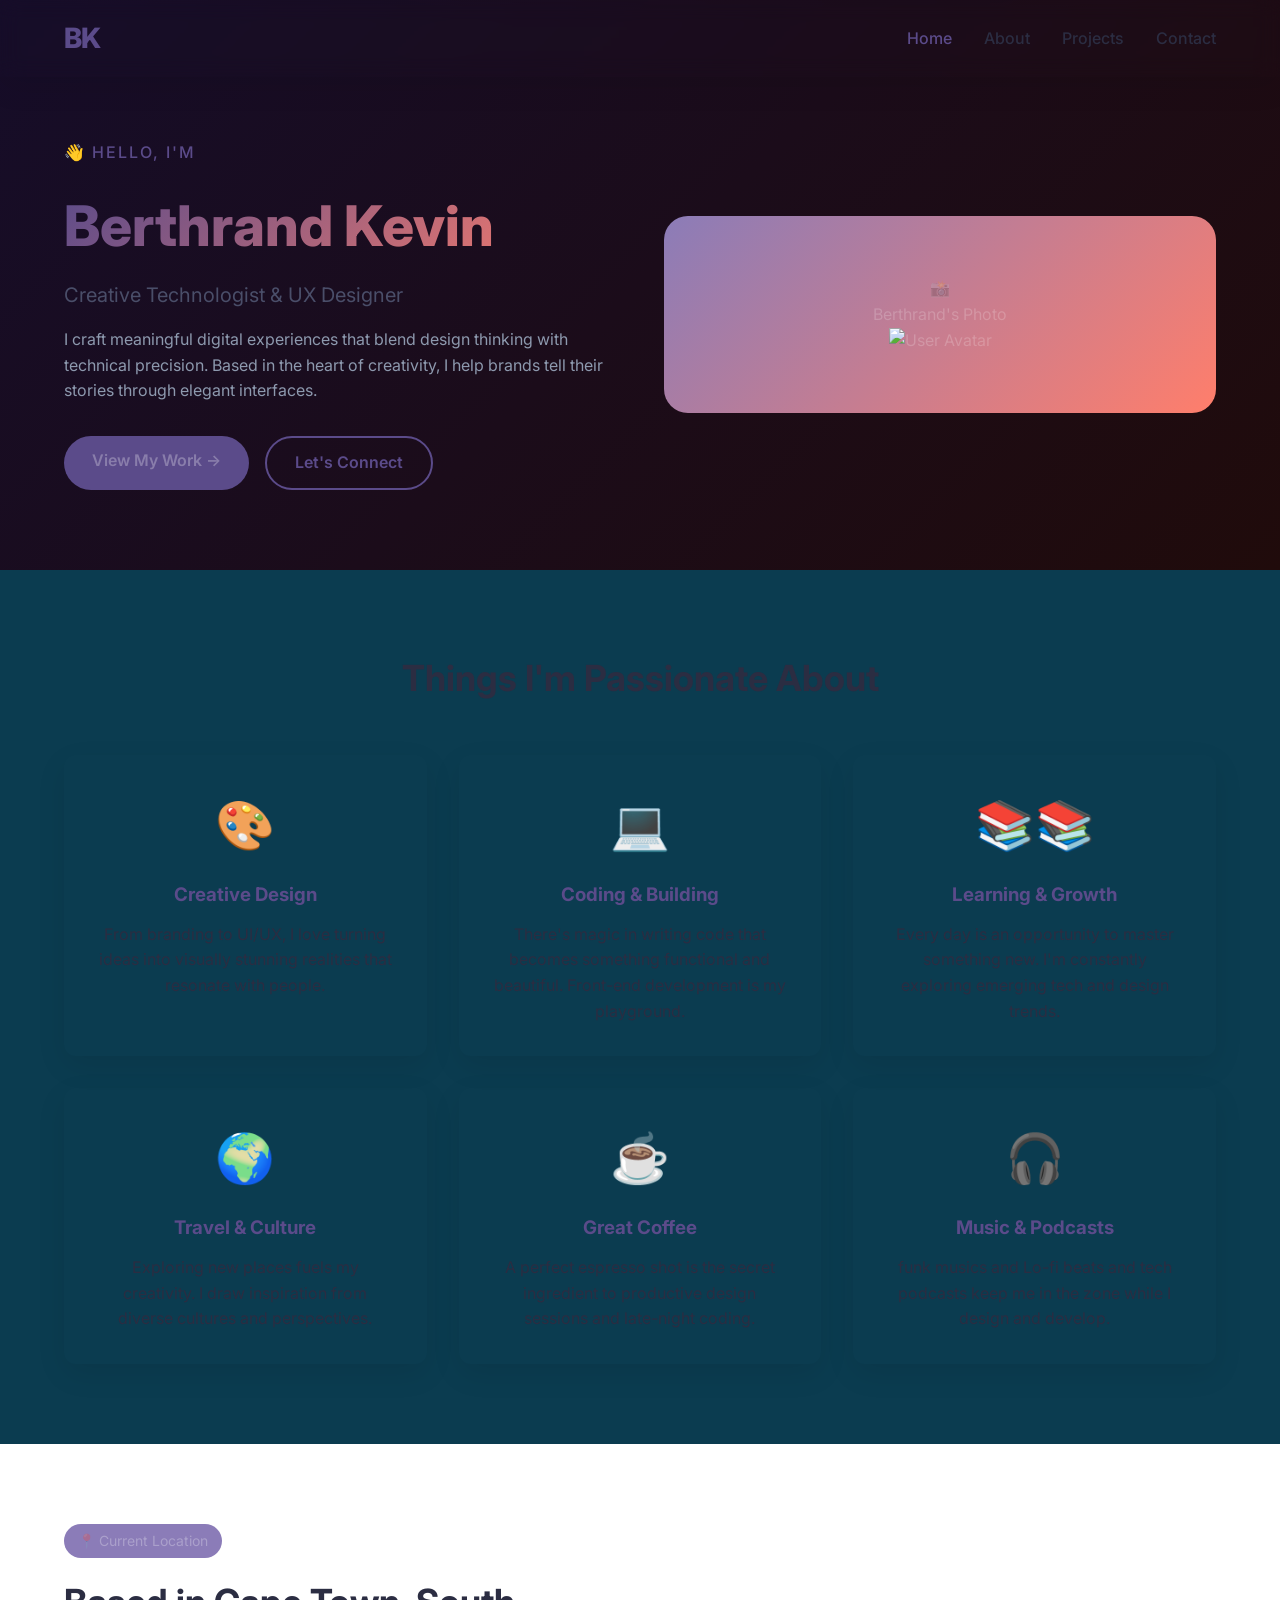
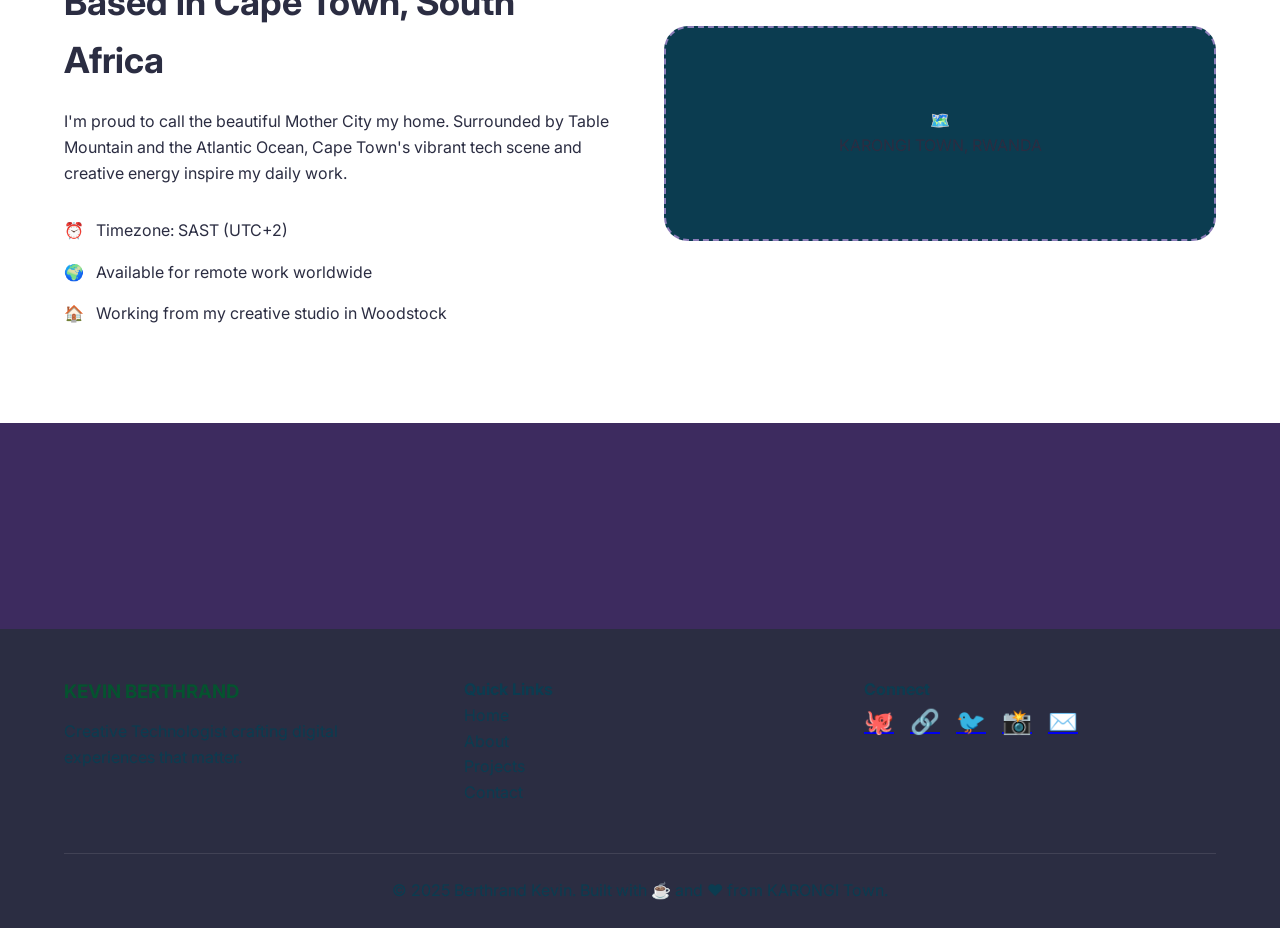
<file: index.html>
<!DOCTYPE html>
<html lang="en">
<head>
    <meta charset="UTF-8">
    <meta name="viewport" content="width=device-width, initial-scale=1.0">
    <title>Berthrand Kevin </title>
    <link rel="stylesheet" href="css/style.css">
    <link href="https://fonts.googleapis.com/css2?family=Inter:opsz,wght@14..32,300;14..32,400;14..32,500;14..32,600;14..32,700&display=swap" rel="stylesheet">
</head>
<body>
    <!-- Navigation Bar -->
    <nav class="navbar">
        <div class="nav-container">
            <div class="logo">
                <a href="index.html">BK</a>
            </div>
            <ul class="nav-menu">
                <li><a href="index.html" class="active">Home</a></li>
                <li><a href="about.html">About</a></li>
                <li><a href="projects.html">Projects</a></li>
                <li><a href="contact.html">Contact</a></li>
            </ul>
            <div class="hamburger">
                <span></span>
                <span></span>
                <span></span>
            </div>
        </div>
    </nav>

    <!-- Hero Section -->
    <section class="hero">
        <div class="hero-content">
            <div class="hero-text">
                <span class="greeting">👋 Hello, I'm</span>
                <h1>Berthrand Kevin</h1>
                <p class="tagline">Creative Technologist & UX Designer</p>
                <p class="hero-description">I craft meaningful digital experiences that blend design thinking with technical precision. Based in the heart of creativity, I help brands tell their stories through elegant interfaces.</p>
                <div class="hero-buttons">
                    <a href="projects.html" class="btn-primary">View My Work →</a>
                    <a href="contact.html" class="btn-secondary">Let's Connect</a>
                </div>
            </div>
            <div class="hero-image">
                <div class="image-placeholder">
                    <span>📸</span>
                    <p>Berthrand's Photo</p>
                    <img :src="imageUrl" alt="User Avatar">
                </div>
            </div>
        </div>
    </section>

    <!-- Featured Section: What I Like -->
    <section class="likes-section">
        <div class="container">
            <h2 class="section-title">Things I'm Passionate About</h2>
            <div class="likes-grid">
                <div class="like-card">
                    <div class="like-icon">🎨</div>
                    <h3>Creative Design</h3>
                    <p>From branding to UI/UX, I love turning ideas into visually stunning realities that resonate with people.</p>
                </div>
                <div class="like-card">
                    <div class="like-icon">💻</div>
                    <h3>Coding & Building</h3>
                    <p>There's magic in writing code that becomes something functional and beautiful. Front-end development is my playground.</p>
                </div>
                <div class="like-card">
                    <div class="like-icon">📚📚</div>
                    <h3>Learning & Growth</h3>
                    <p>Every day is an opportunity to master something new. I'm constantly exploring emerging tech and design trends.</p>
                </div>
                <div class="like-card">
                    <div class="like-icon">🌍</div>
                    <h3>Travel & Culture</h3>
                    <p>Exploring new places fuels my creativity. I draw inspiration from diverse cultures and perspectives.</p>
                </div>
                <div class="like-card">
                    <div class="like-icon">☕</div>
                    <h3>Great Coffee</h3>
                    <p>A perfect espresso shot is the secret ingredient to productive design sessions and late-night coding.</p>
                </div>
                <div class="like-card">
                    <div class="like-icon">🎧</div>
                    <h3>Music & Podcasts</h3>
                    <p> funk musics and Lo-fi beats and tech podcasts keep me in the zone while I design and develop.</p>
                </div>
            </div>
        </div>
    </section>

    <!-- Location Section -->
    <section class="location-section">
        <div class="container">
            <div class="location-content">
                <div class="location-info">
                    <span class="location-badge">📍 Current Location</span>
                    <h2>Based in Cape Town, South Africa</h2>
                    <p>I'm proud to call the beautiful Mother City my home. Surrounded by Table Mountain and the Atlantic Ocean, Cape Town's vibrant tech scene and creative energy inspire my daily work.</p>
                    <div class="location-details">
                        <div class="detail-item">
                            <span class="detail-icon">⏰</span>
                            <span>Timezone: SAST (UTC+2)</span>
                        </div>
                        <div class="detail-item">
                            <span class="detail-icon">🌍</span>
                            <span>Available for remote work worldwide</span>
                        </div>
                        <div class="detail-item">
                            <span class="detail-icon">🏠</span>
                            <span>Working from my creative studio in Woodstock</span>
                        </div>
                    </div>
                </div>
                <div class="location-map">
                    <div class="map-placeholder">
                        <span>🗺️</span>
                        <p>KARONGI TOWN, RWANDA</p>
                    </div>
                </div>
            </div>
        </div>
    </section>

    <!-- Quick Quote / Fun Fact -->
    <section class="quote-section">
        <div class="container">
            <div class="quote-card">
                <p class="quote-text">"Design is not just what it looks like and feels like. Design is how it works."</p>
                <p class="quote-author">— Steve Jobs, with a twist of Berthrand's passion</p>
            </div>
        </div>
    </section>

    <!-- Footer -->
    <footer class="footer">
        <div class="container">
            <div class="footer-content">
                <div class="footer-info">
                    <h3>KEVIN BERTHRAND</h3>
                    <p>Creative Technologist crafting digital experiences that matter.</p>
                </div>
                <div class="footer-links">
                    <h4>Quick Links</h4>
                    <ul>
                        <li><a href="index.html">Home</a></li>
                        <li><a href="about.html">About</a></li>
                        <li><a href="projects.html">Projects</a></li>
                        <li><a href="contact.html">Contact</a></li>
                    </ul>
                </div>
                <div class="footer-social">
                    <h4>Connect</h4>
                  <div class="social-icons">
    <a href="https://github.com/kevinjunior1" target="_blank" rel="noopener noreferrer" aria-label="GitHub">🐙</a>
    <a href="https://linkedin.com/in/berthrand-kevin" target="_blank" rel="noopener noreferrer" aria-label="LinkedIn">🔗</a>
    <a href="https://twitter.com/berthrand" target="_blank" rel="noopener noreferrer" aria-label="Twitter">🐦</a>
    <a href="https://instagram.com/kevin_berthrand" target="_blank" rel="noopener noreferrer" aria-label="Instagram">📸</a>
    <a href="mailto:juniorkevinp61@gmail.com" target="_blank" rel="noopener noreferrer" aria-label="Email">✉️</a>
</div>
                </div>
            </div>
            <div class="footer-bottom">
                <p>&copy; 2025 Berthrand Kevin. Built with ☕ and ❤️ from KARONGI Town.</p>
            </div>
        </div>
    </footer>

    <script src="js/main.js"></script>
</body>
</html>
</file>
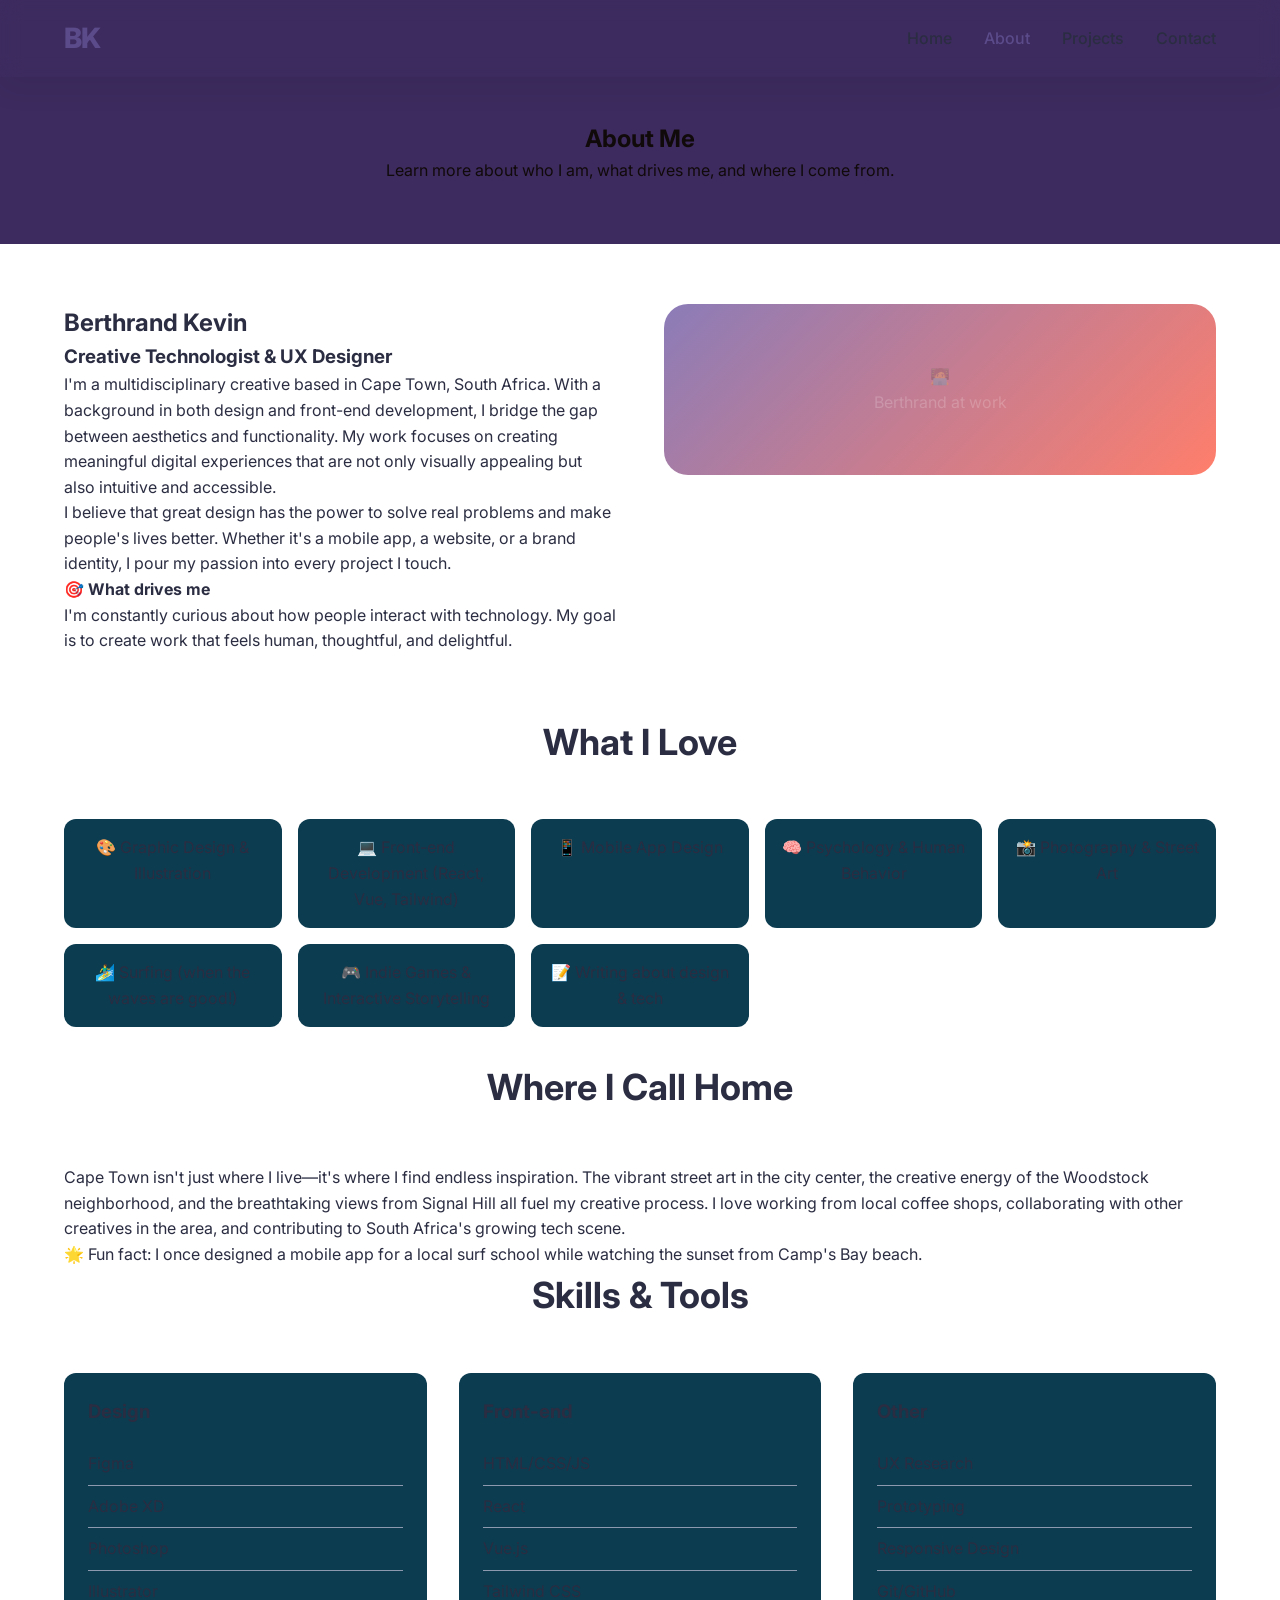
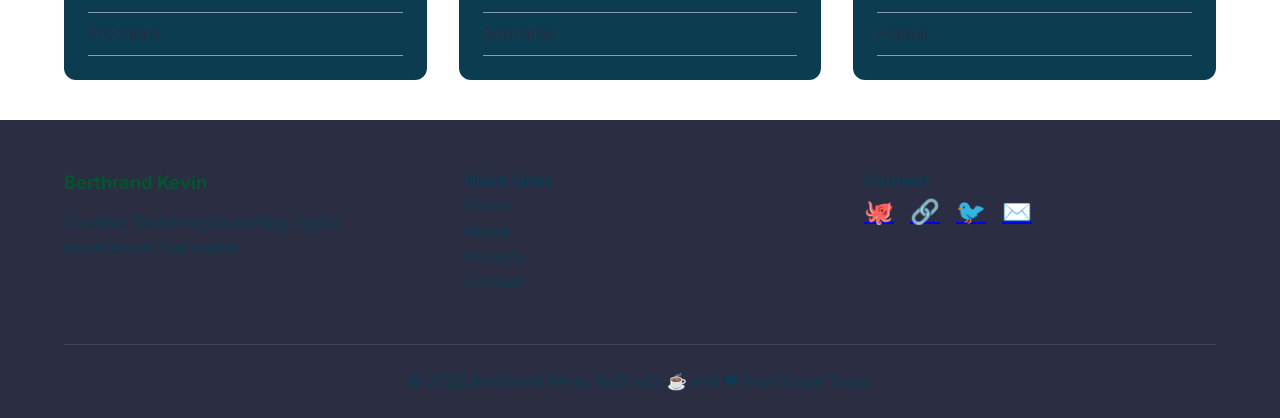
<file: about.html>
<!DOCTYPE html>
<html lang="en">
<head>
    <meta charset="UTF-8">
    <meta name="viewport" content="width=device-width, initial-scale=1.0">
    <title>About | Berthrand Kevin</title>
    <link rel="stylesheet" href="css/style.css">
    <link href="https://fonts.googleapis.com/css2?family=Inter:opsz,wght@14..32,300;14..32,400;14..32,500;14..32,600;14..32,700&display=swap" rel="stylesheet">
</head>
<body>
    <nav class="navbar">
        <div class="nav-container">
            <div class="logo"><a href="index.html">BK</a></div>
            <ul class="nav-menu">
                <li><a href="index.html">Home</a></li>
                <li><a href="about.html" class="active">About</a></li>
                <li><a href="projects.html">Projects</a></li>
                <li><a href="contact.html">Contact</a></li>
            </ul>
            <div class="hamburger"><span></span><span></span><span></span></div>
        </div>
    </nav>

    <main>
        <section class="page-header">
            <div class="container">
                <h1>About Me</h1>
                <p>Learn more about who I am, what drives me, and where I come from.</p>
            </div>
        </section>

        <section class="about-intro">
            <div class="container">
                <div class="about-grid">
                    <div class="about-text">
                        <h2>Berthrand Kevin</h2>
                        <h3>Creative Technologist & UX Designer</h3>
                        <p>I'm a multidisciplinary creative based in Cape Town, South Africa. With a background in both design and front-end development, I bridge the gap between aesthetics and functionality. My work focuses on creating meaningful digital experiences that are not only visually appealing but also intuitive and accessible.</p>
                        <p>I believe that great design has the power to solve real problems and make people's lives better. Whether it's a mobile app, a website, or a brand identity, I pour my passion into every project I touch.</p>
                        <div class="personal-touch">
                            <h4>🎯 What drives me</h4>
                            <p>I'm constantly curious about how people interact with technology. My goal is to create work that feels human, thoughtful, and delightful.</p>
                        </div>
                    </div>
                    <div class="about-image">
                        <div class="image-placeholder large">
                            <span>🧑‍💻</span>
                            <p>Berthrand at work</p>
                        </div>
                    </div>
                </div>
            </div>
        </section>

        <section class="likes-detailed">
            <div class="container">
                <h2 class="section-title">What I Love</h2>
                <div class="likes-list">
                    <div class="like-item">🎨 Graphic Design & Illustration</div>
                    <div class="like-item">💻 Front-end Development (React, Vue, Tailwind)</div>
                    <div class="like-item">📱 Mobile App Design</div>
                    <div class="like-item">🧠 Psychology & Human Behavior</div>
                    <div class="like-item">📸 Photography & Street Art</div>
                    <div class="like-item">🏄‍♂️ Surfing (when the waves are good!)</div>
                    <div class="like-item">🎮 Indie Games & Interactive Storytelling</div>
                    <div class="like-item">📝 Writing about design & tech</div>
                </div>
            </div>
        </section>

        <section class="location-detailed">
            <div class="container">
                <h2 class="section-title">Where I Call Home</h2>
                <div class="location-story">
                    <p>Cape Town isn't just where I live—it's where I find endless inspiration. The vibrant street art in the city center, the creative energy of the Woodstock neighborhood, and the breathtaking views from Signal Hill all fuel my creative process. I love working from local coffee shops, collaborating with other creatives in the area, and contributing to South Africa's growing tech scene.</p>
                    <div class="fun-fact">
                        <span>🌟 Fun fact:</span> I once designed a mobile app for a local surf school while watching the sunset from Camp's Bay beach.
                    </div>
                </div>
            </div>
        </section>

        <section class="skills">
            <div class="container">
                <h2 class="section-title">Skills & Tools</h2>
                <div class="skills-grid">
                    <div class="skill-category">
                        <h3>Design</h3>
                        <ul>
                            <li>Figma</li>
                            <li>Adobe XD</li>
                            <li>Photoshop</li>
                            <li>Illustrator</li>
                            <li>Procreate</li>
                        </ul>
                    </div>
                    <div class="skill-category">
                        <h3>Front-end</h3>
                        <ul>
                            <li>HTML/CSS/JS</li>
                            <li>React</li>
                            <li>Vue.js</li>
                            <li>Tailwind CSS</li>
                            <li>Bootstrap</li>
                        </ul>
                    </div>
                    <div class="skill-category">
                        <h3>Other</h3>
                        <ul>
                            <li>UX Research</li>
                            <li>Prototyping</li>
                            <li>Responsive Design</li>
                            <li>Git/GitHub</li>
                            <li>Framer</li>
                        </ul>
                    </div>
                </div>
            </div>
        </section>
    </main>

    <footer class="footer">
        <div class="container">
            <div class="footer-content">
                <div class="footer-info">
                    <h3>Berthrand Kevin</h3>
                    <p>Creative Technologist crafting digital experiences that matter.</p>
                </div>
                <div class="footer-links">
                    <h4>Quick Links</h4>
                    <ul><li><a href="index.html">Home</a></li><li><a href="about.html">About</a></li><li><a href="projects.html">Projects</a></li><li><a href="contact.html">Contact</a></li></ul>
                </div>
                <div class="footer-social">
                    <h4>Connect</h4>
                    <div class="social-icons"><a href="#">🐙</a><a href="#">🔗</a><a href="#">🐦</a><a href="#">✉️</a></div>
                </div>
            </div>
            <div class="footer-bottom"><p>&copy; 2025 Berthrand Kevin. Built with ☕ and ❤️ from Cape Town.</p></div>
        </div>
    </footer>
    <script src="js/main.js"></script>
</body>
</html>
</file>
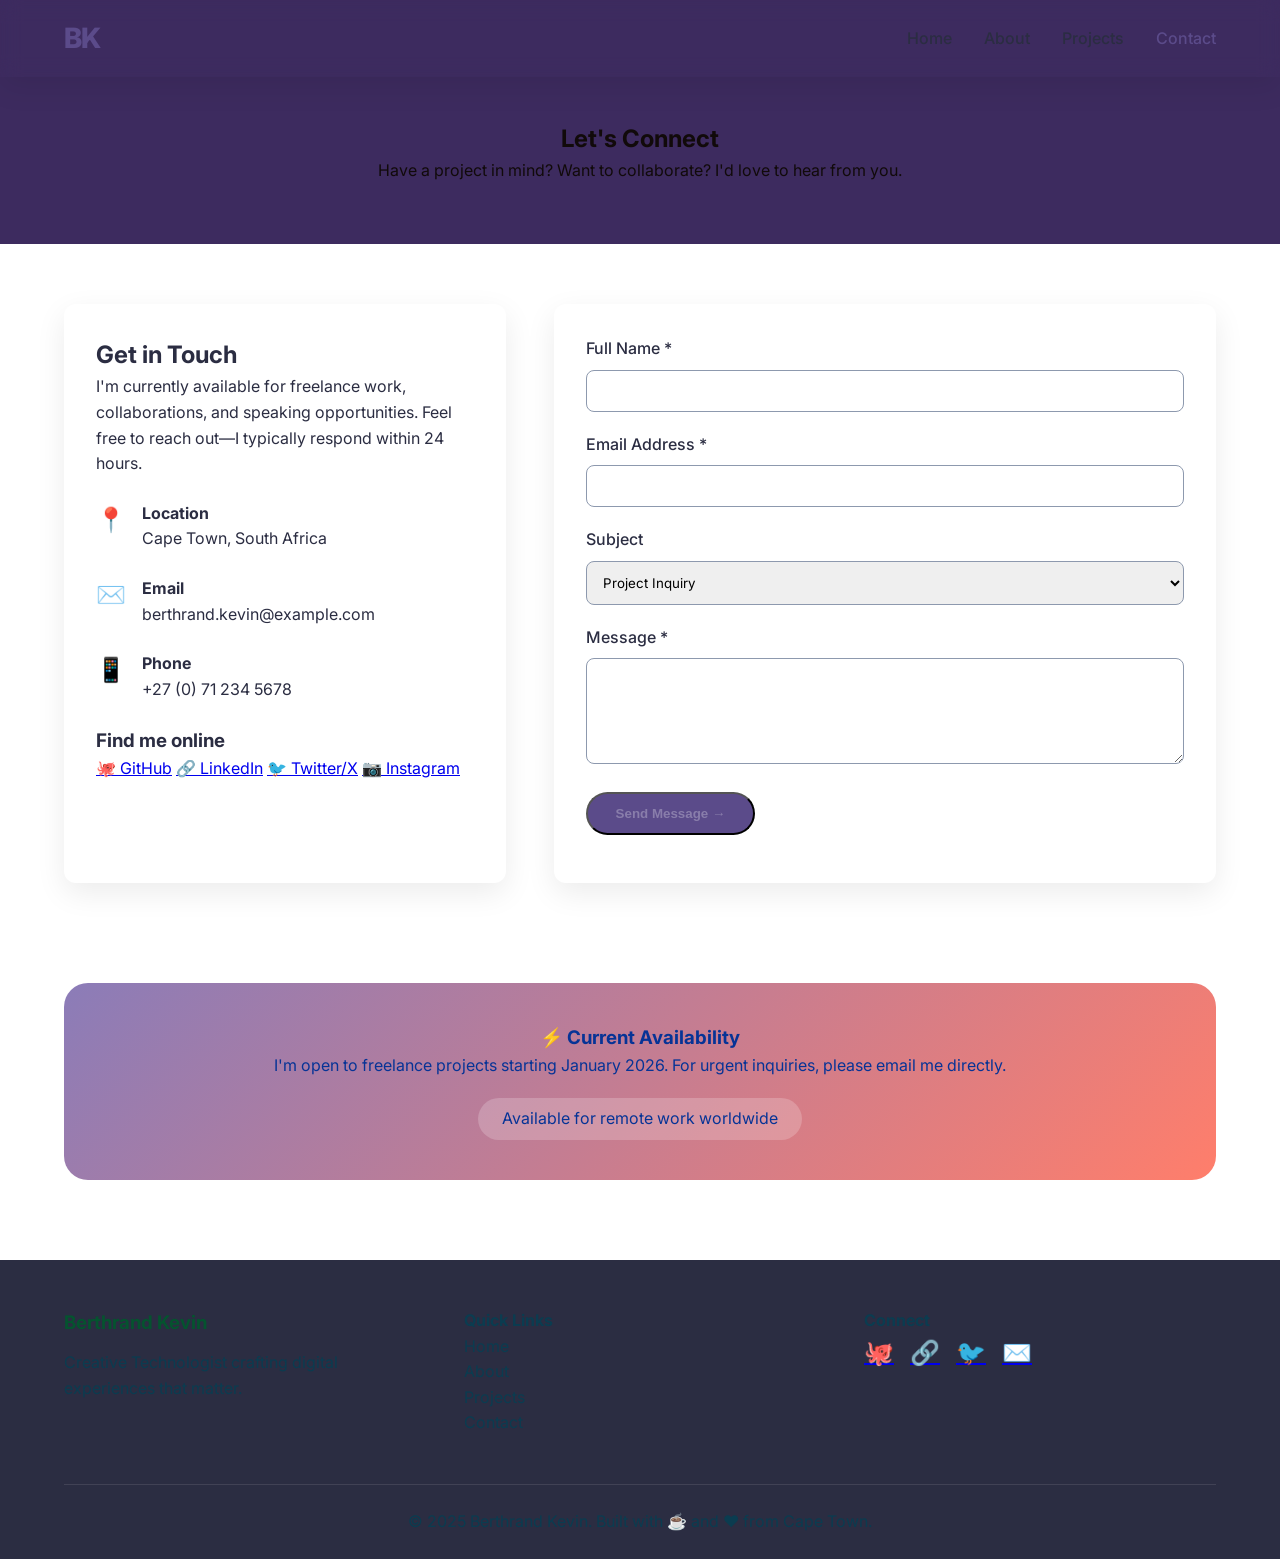
<file: contact.html>
<!DOCTYPE html>
<html lang="en">
<head>
    <meta charset="UTF-8">
    <meta name="viewport" content="width=device-width, initial-scale=1.0">
    <title>Contact | Berthrand Kevin</title>
    <link rel="stylesheet" href="css/style.css">
    <link href="https://fonts.googleapis.com/css2?family=Inter:opsz,wght@14..32,300;14..32,400;14..32,500;14..32,600;14..32,700&display=swap" rel="stylesheet">
</head>
<body>
    <nav class="navbar">
        <div class="nav-container">
            <div class="logo"><a href="index.html">BK</a></div>
            <ul class="nav-menu">
                <li><a href="index.html">Home</a></li>
                <li><a href="about.html">About</a></li>
                <li><a href="projects.html">Projects</a></li>
                <li><a href="contact.html" class="active">Contact</a></li>
            </ul>
            <div class="hamburger"><span></span><span></span><span></span></div>
        </div>
    </nav>

    <main>
        <section class="page-header">
            <div class="container">
                <h1>Let's Connect</h1>
                <p>Have a project in mind? Want to collaborate? I'd love to hear from you.</p>
            </div>
        </section>

        <section class="contact-section">
            <div class="container">
                <div class="contact-grid">
                    <div class="contact-info-card">
                        <h2>Get in Touch</h2>
                        <p>I'm currently available for freelance work, collaborations, and speaking opportunities. Feel free to reach out—I typically respond within 24 hours.</p>
                        <div class="contact-details">
                            <div class="contact-item">
                                <span class="contact-icon">📍</span>
                                <div><strong>Location</strong><br>Cape Town, South Africa</div>
                            </div>
                            <div class="contact-item">
                                <span class="contact-icon">✉️</span>
                                <div><strong>Email</strong><br>berthrand.kevin@example.com</div>
                            </div>
                            <div class="contact-item">
                                <span class="contact-icon">📱</span>
                                <div><strong>Phone</strong><br>+27 (0) 71 234 5678</div>
                            </div>
                        </div>
                        <div class="social-connect">
                            <h3>Find me online</h3>
                            <div class="social-links">
                                <a href="#">🐙 GitHub</a>
                                <a href="#">🔗 LinkedIn</a>
                                <a href="#">🐦 Twitter/X</a>
                                <a href="#">📷 Instagram</a>
                            </div>
                        </div>
                    </div>
                    <div class="contact-form-card">
                        <form id="contactForm">
                            <div class="form-group">
                                <label for="name">Full Name *</label>
                                <input type="text" id="name" name="name" required>
                            </div>
                            <div class="form-group">
                                <label for="email">Email Address *</label>
                                <input type="email" id="email" name="email" required>
                            </div>
                            <div class="form-group">
                                <label for="subject">Subject</label>
                                <select id="subject">
                                    <option>Project Inquiry</option>
                                    <option>Collaboration</option>
                                    <option>Speaking Event</option>
                                    <option>Just Saying Hi</option>
                                </select>
                            </div>
                            <div class="form-group">
                                <label for="message">Message *</label>
                                <textarea id="message" rows="5" required></textarea>
                            </div>
                            <button type="submit" class="btn-primary">Send Message →</button>
                            <p id="formStatus" class="form-status"></p>
                        </form>
                    </div>
                </div>
            </div>
        </section>

        <section class="availability">
            <div class="container">
                <div class="availability-card">
                    <h3>⚡ Current Availability</h3>
                    <p>I'm open to freelance projects starting January 2026. For urgent inquiries, please email me directly.</p>
                    <div class="availability-badge">Available for remote work worldwide</div>
                </div>
            </div>
        </section>
    </main>

    <footer class="footer">
        <div class="container">
            <div class="footer-content">
                <div class="footer-info"><h3>Berthrand Kevin</h3><p>Creative Technologist crafting digital experiences that matter.</p></div>
                <div class="footer-links"><h4>Quick Links</h4><ul><li><a href="index.html">Home</a></li><li><a href="about.html">About</a></li><li><a href="projects.html">Projects</a></li><li><a href="contact.html">Contact</a></li></ul></div>
                <div class="footer-social"><h4>Connect</h4><div class="social-icons"><a href="#">🐙</a><a href="#">🔗</a><a href="#">🐦</a><a href="#">✉️</a></div></div>
            </div>
            <div class="footer-bottom"><p>&copy; 2025 Berthrand Kevin. Built with ☕ and ❤️ from Cape Town.</p></div>
        </div>
    </footer>
    <script src="js/main.js"></script>
</body>
</html>
</file>
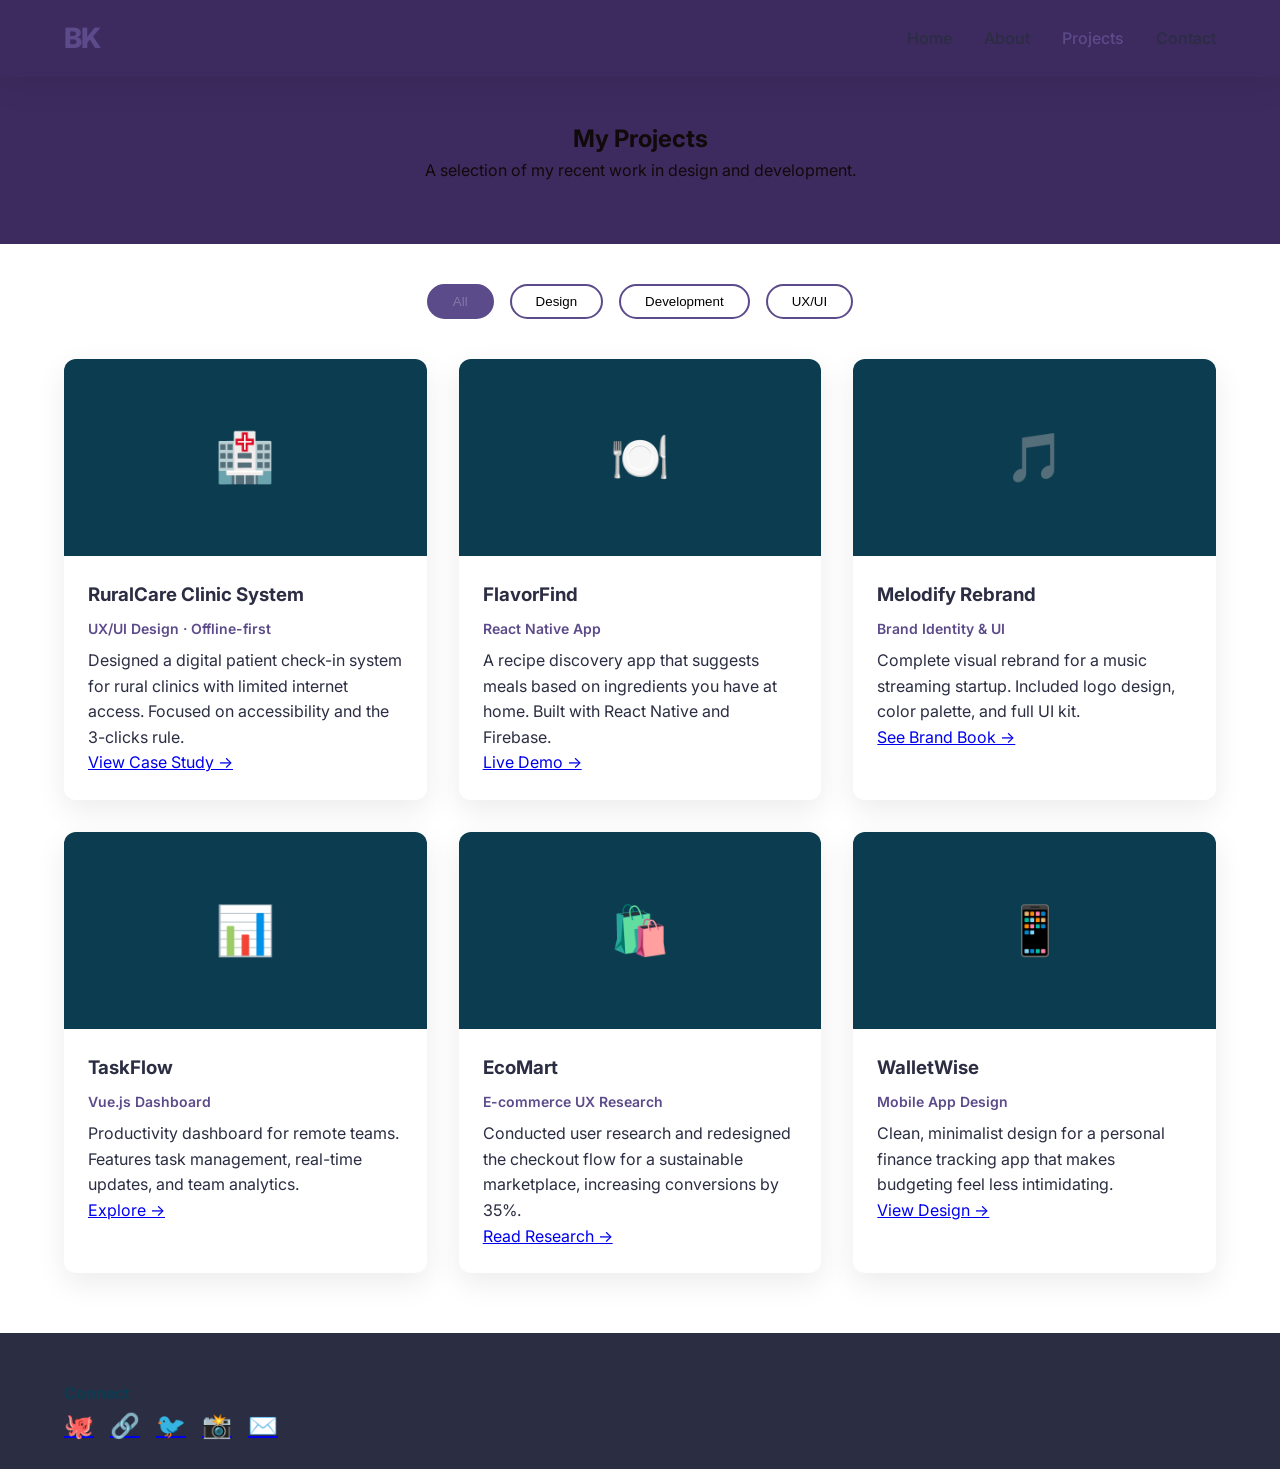
<file: project.html>
<!DOCTYPE html>
<html lang="en">
<head>
    <meta charset="UTF-8">
    <meta name="viewport" content="width=device-width, initial-scale=1.0">
    <title>Projects | Berthrand Kevin</title>
    <link rel="stylesheet" href="css/style.css">
    <link href="https://fonts.googleapis.com/css2?family=Inter:opsz,wght@14..32,300;14..32,400;14..32,500;14..32,600;14..32,700&display=swap" rel="stylesheet">
</head>
<body>
    <nav class="navbar">
        <div class="nav-container">
            <div class="logo"><a href="index.html">BK</a></div>
            <ul class="nav-menu">
                <li><a href="index.html">Home</a></li>
                <li><a href="about.html">About</a></li>
                <li><a href="projects.html" class="active">Projects</a></li>
                <li><a href="contact.html">Contact</a></li>
            </ul>
            <div class="hamburger"><span></span><span></span><span></span></div>
        </div>
    </nav>

    <main>
        <section class="page-header">
            <div class="container">
                <h1>My Projects</h1>
                <p>A selection of my recent work in design and development.</p>
            </div>
        </section>

        <section class="projects-grid-section">
            <div class="container">
                <div class="projects-filter">
                    <button class="filter-btn active" data-filter="all">All</button>
                    <button class="filter-btn" data-filter="design">Design</button>
                    <button class="filter-btn" data-filter="dev">Development</button>
                    <button class="filter-btn" data-filter="ux">UX/UI</button>
                </div>
                <div class="projects-grid">
                    <div class="project-card" data-category="ux">
                        <div class="project-image"><div class="img-placeholder">🏥</div></div>
                        <div class="project-info">
                            <h3>RuralCare Clinic System</h3>
                            <p class="project-cat">UX/UI Design · Offline-first</p>
                            <p>Designed a digital patient check-in system for rural clinics with limited internet access. Focused on accessibility and the 3-clicks rule.</p>
                            <a href="#" class="project-link">View Case Study →</a>
                        </div>
                    </div>
                    <div class="project-card" data-category="dev">
                        <div class="project-image"><div class="img-placeholder">🍽️</div></div>
                        <div class="project-info">
                            <h3>FlavorFind</h3>
                            <p class="project-cat">React Native App</p>
                            <p>A recipe discovery app that suggests meals based on ingredients you have at home. Built with React Native and Firebase.</p>
                            <a href="#" class="project-link">Live Demo →</a>
                        </div>
                    </div>
                    <div class="project-card" data-category="design">
                        <div class="project-image"><div class="img-placeholder">🎵</div></div>
                        <div class="project-info">
                            <h3>Melodify Rebrand</h3>
                            <p class="project-cat">Brand Identity & UI</p>
                            <p>Complete visual rebrand for a music streaming startup. Included logo design, color palette, and full UI kit.</p>
                            <a href="#" class="project-link">See Brand Book →</a>
                        </div>
                    </div>
                    <div class="project-card" data-category="dev">
                        <div class="project-image"><div class="img-placeholder">📊</div></div>
                        <div class="project-info">
                            <h3>TaskFlow</h3>
                            <p class="project-cat">Vue.js Dashboard</p>
                            <p>Productivity dashboard for remote teams. Features task management, real-time updates, and team analytics.</p>
                            <a href="#" class="project-link">Explore →</a>
                        </div>
                    </div>
                    <div class="project-card" data-category="ux">
                        <div class="project-image"><div class="img-placeholder">🛍️</div></div>
                        <div class="project-info">
                            <h3>EcoMart</h3>
                            <p class="project-cat">E-commerce UX Research</p>
                            <p>Conducted user research and redesigned the checkout flow for a sustainable marketplace, increasing conversions by 35%.</p>
                            <a href="#" class="project-link">Read Research →</a>
                        </div>
                    </div>
                    <div class="project-card" data-category="design">
                        <div class="project-image"><div class="img-placeholder">📱</div></div>
                        <div class="project-info">
                            <h3>WalletWise</h3>
                            <p class="project-cat">Mobile App Design</p>
                            <p>Clean, minimalist design for a personal finance tracking app that makes budgeting feel less intimidating.</p>
                            <a href="#" class="project-link">View Design →</a>
                        </div>
                    </div>
                </div>
            </div>
        </section>
    </main>

    <footer class="footer">
        <div class="container">
                             <h4>Connect</h4>
                  <div class="social-icons">
    <a href="https://github.com/kevinjunior1" target="_blank" rel="noopener noreferrer" aria-label="GitHub">🐙</a>
    <a href="https://linkedin.com/in/berthrand-kevin" target="_blank" rel="noopener noreferrer" aria-label="LinkedIn">🔗</a>
    <a href="https://twitter.com/berthrand" target="_blank" rel="noopener noreferrer" aria-label="Twitter">🐦</a>
    <a href="https://instagram.com/kevin_berthrand" target="_blank" rel="noopener noreferrer" aria-label="Instagram">📸</a>
    <a href="mailto:juniorkevinp61@gmail.com" target="_blank" rel="noopener noreferrer" aria-label="Email">✉️</a>
</div>
    </footer>
    <script src="js/main.js"></script>
</body>
</html>
</file>
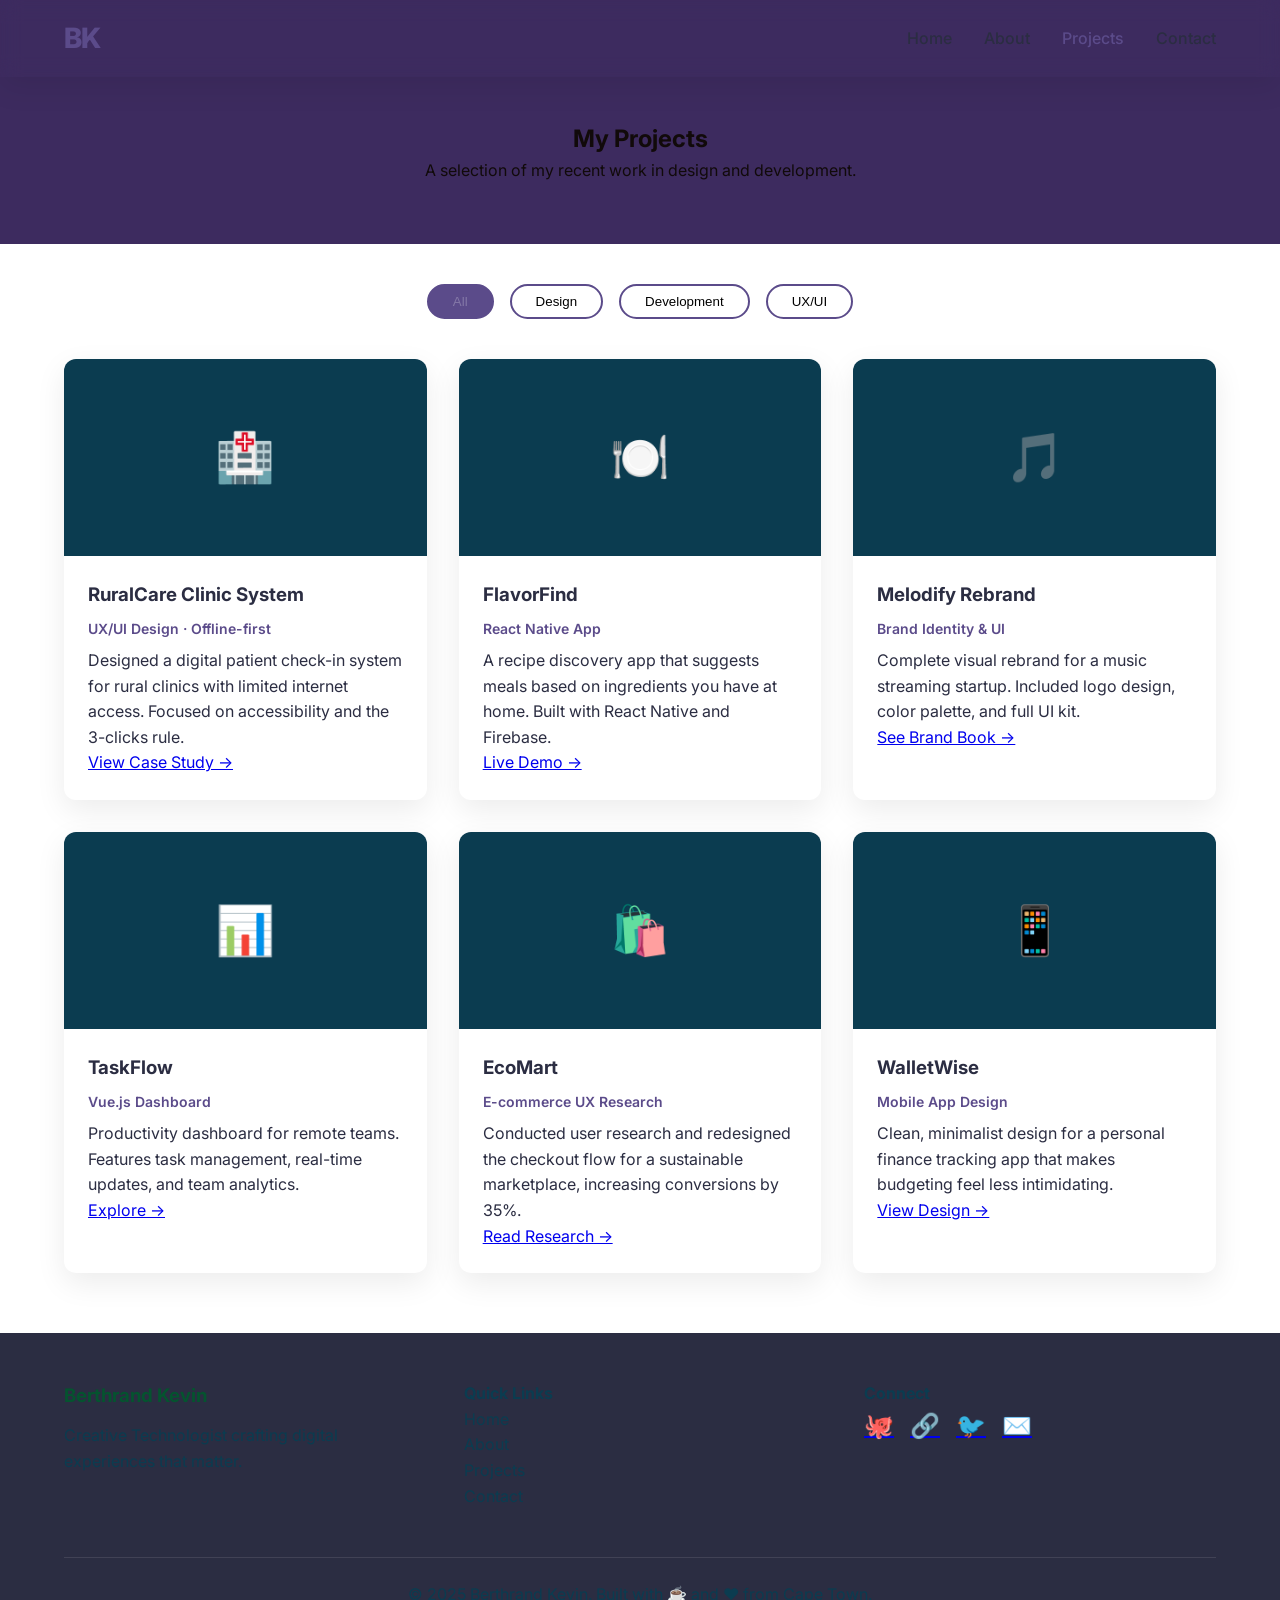
<file: projects.html>
<!DOCTYPE html>
<html lang="en">
<head>
    <meta charset="UTF-8">
    <meta name="viewport" content="width=device-width, initial-scale=1.0">
    <title>Projects | Berthrand Kevin</title>
    <link rel="stylesheet" href="css/style.css">
    <link href="https://fonts.googleapis.com/css2?family=Inter:opsz,wght@14..32,300;14..32,400;14..32,500;14..32,600;14..32,700&display=swap" rel="stylesheet">
</head>
<body>
    <nav class="navbar">
        <div class="nav-container">
            <div class="logo"><a href="index.html">BK</a></div>
            <ul class="nav-menu">
                <li><a href="index.html">Home</a></li>
                <li><a href="about.html">About</a></li>
                <li><a href="projects.html" class="active">Projects</a></li>
                <li><a href="contact.html">Contact</a></li>
            </ul>
            <div class="hamburger"><span></span><span></span><span></span></div>
        </div>
    </nav>

    <main>
        <section class="page-header">
            <div class="container">
                <h1>My Projects</h1>
                <p>A selection of my recent work in design and development.</p>
            </div>
        </section>

        <section class="projects-grid-section">
            <div class="container">
                <div class="projects-filter">
                    <button class="filter-btn active" data-filter="all">All</button>
                    <button class="filter-btn" data-filter="design">Design</button>
                    <button class="filter-btn" data-filter="dev">Development</button>
                    <button class="filter-btn" data-filter="ux">UX/UI</button>
                </div>
                <div class="projects-grid">
                    <div class="project-card" data-category="ux">
                        <div class="project-image"><div class="img-placeholder">🏥</div></div>
                        <div class="project-info">
                            <h3>RuralCare Clinic System</h3>
                            <p class="project-cat">UX/UI Design · Offline-first</p>
                            <p>Designed a digital patient check-in system for rural clinics with limited internet access. Focused on accessibility and the 3-clicks rule.</p>
                            <a href="#" class="project-link">View Case Study →</a>
                        </div>
                    </div>
                    <div class="project-card" data-category="dev">
                        <div class="project-image"><div class="img-placeholder">🍽️</div></div>
                        <div class="project-info">
                            <h3>FlavorFind</h3>
                            <p class="project-cat">React Native App</p>
                            <p>A recipe discovery app that suggests meals based on ingredients you have at home. Built with React Native and Firebase.</p>
                            <a href="#" class="project-link">Live Demo →</a>
                        </div>
                    </div>
                    <div class="project-card" data-category="design">
                        <div class="project-image"><div class="img-placeholder">🎵</div></div>
                        <div class="project-info">
                            <h3>Melodify Rebrand</h3>
                            <p class="project-cat">Brand Identity & UI</p>
                            <p>Complete visual rebrand for a music streaming startup. Included logo design, color palette, and full UI kit.</p>
                            <a href="#" class="project-link">See Brand Book →</a>
                        </div>
                    </div>
                    <div class="project-card" data-category="dev">
                        <div class="project-image"><div class="img-placeholder">📊</div></div>
                        <div class="project-info">
                            <h3>TaskFlow</h3>
                            <p class="project-cat">Vue.js Dashboard</p>
                            <p>Productivity dashboard for remote teams. Features task management, real-time updates, and team analytics.</p>
                            <a href="#" class="project-link">Explore →</a>
                        </div>
                    </div>
                    <div class="project-card" data-category="ux">
                        <div class="project-image"><div class="img-placeholder">🛍️</div></div>
                        <div class="project-info">
                            <h3>EcoMart</h3>
                            <p class="project-cat">E-commerce UX Research</p>
                            <p>Conducted user research and redesigned the checkout flow for a sustainable marketplace, increasing conversions by 35%.</p>
                            <a href="#" class="project-link">Read Research →</a>
                        </div>
                    </div>
                    <div class="project-card" data-category="design">
                        <div class="project-image"><div class="img-placeholder">📱</div></div>
                        <div class="project-info">
                            <h3>WalletWise</h3>
                            <p class="project-cat">Mobile App Design</p>
                            <p>Clean, minimalist design for a personal finance tracking app that makes budgeting feel less intimidating.</p>
                            <a href="#" class="project-link">View Design →</a>
                        </div>
                    </div>
                </div>
            </div>
        </section>
    </main>

    <footer class="footer">
        <div class="container">
            <div class="footer-content">
                <div class="footer-info"><h3>Berthrand Kevin</h3><p>Creative Technologist crafting digital experiences that matter.</p></div>
                <div class="footer-links"><h4>Quick Links</h4><ul><li><a href="index.html">Home</a></li><li><a href="about.html">About</a></li><li><a href="projects.html">Projects</a></li><li><a href="contact.html">Contact</a></li></ul></div>
                <div class="footer-social"><h4>Connect</h4><div class="social-icons"><a href="#">🐙</a><a href="#">🔗</a><a href="#">🐦</a><a href="#">✉️</a></div></div>
            </div>
            <div class="footer-bottom"><p>&copy; 2025 Berthrand Kevin. Built with ☕ and ❤️ from Cape Town.</p></div>
        </div>
    </footer>
    <script src="js/main.js"></script>
</body>
</html>
</file>
<file: css/style.css>
* {
    margin: 0;
    padding: 0;
    box-sizing: border-box;
}

:root {
    --primary: #5B4B8A;
    --primary-dark: #3D2B5F;
    --primary-light: #8B7CB8;
    --secondary: #FF7E6B;
    --accent: #ffd1660a;
    --dark: #2B2D42;
    --gray-dark: #4A4E69;
    --gray: #8D99AE;
    --gray-light: #0b3c50;
    --brown: #ffffff63;
    --shadow: 0 10px 30px rgba(0,0,0,0.08);
    --shadow-hover: 0 20px 40px rgba(0,0,0,0.12);
    --radius: 12px;
    --radius-lg: 24px;
}

body {
    font-family: 'Inter', sans-serif;
    color: var(--dark);
    line-height: 1.6;
    background: var(--white);
}

.container {
    max-width: 1200px;
    margin: 0 auto;
    padding: 0 24px;
}

/* Navigation */
.navbar {
    position: fixed;
    top: 0;
    width: 100%;
    background: lightblue(255, 255, 255, 0.027);
    backdrop-filter: blur(10px);
    box-shadow: var(--shadow);
    z-index: 1000;
    padding: 16px 0;
}

.nav-container {
    max-width: 1200px;
    margin: 0 auto;
    padding: 0 24px;
    display: flex;
    justify-content: space-between;
    align-items: center;
}

.logo a {
    font-size: 28px;
    font-weight: 800;
    color: var(--primary);
    text-decoration: none;
    letter-spacing: -1px;
}

.nav-menu {
    display: flex;
    gap: 32px;
    list-style: none;
}

.nav-menu a {
    text-decoration: none;
    color: var(--dark);
    font-weight: 500;
    transition: color 0.3s;
}

.nav-menu a:hover,
.nav-menu a.active {
    color: var(--primary);
}

.hamburger {
    display: none;
    flex-direction: column;
    cursor: pointer;
}

.hamburger span {
    width: 25px;
    height: 3px;
    background: var(--dark);
    margin: 3px 0;
    transition: 0.3s;
}

/* Hero Section */
.hero {
    padding: 140px 0 80px;
    background: linear-gradient(135deg, #160d29 0%, #200b0b 100%);
}

.hero-content {
    max-width: 1200px;
    margin: 0 auto;
    padding: 0 24px;
    display: grid;
    grid-template-columns: 1fr 1fr;
    gap: 48px;
    align-items: center;
}

.greeting {
    font-size: 16px;
    font-weight: 500;
    color: var(--primary);
    text-transform: uppercase;
    letter-spacing: 2px;
}

.hero h1 {
    font-size: 56px;
    font-weight: 800;
    margin: 16px 0 8px;
    background: linear-gradient(135deg, var(--primary) 0%, var(--secondary) 100%);
    -webkit-background-clip: text;
    -webkit-text-fill-color: transparent;
}

.tagline {
    font-size: 20px;
    color: var(--gray-dark);
    margin-bottom: 16px;
}

.hero-description {
    color: var(--gray);
    margin-bottom: 32px;
}

.hero-buttons {
    display: flex;
    gap: 16px;
}

.btn-primary, .btn-secondary {
    padding: 12px 28px;
    border-radius: 40px;
    text-decoration: none;
    font-weight: 600;
    transition: all 0.3s;
}

.btn-primary {
    background: var(--primary);
    color: rgba(255, 255, 255, 0.281);
}

.btn-primary:hover {
    background: var(--primary-dark);
    transform: translateY(-2px);
}

.btn-secondary {
    border: 2px solid var(--primary);
    color: var(--primary);
}

.btn-secondary:hover {
    background: var(--primary-light);
    color: rgba(255, 255, 255, 0.479);
}

.image-placeholder {
    background: linear-gradient(135deg, var(--primary-light) 0%, var(--secondary) 100%);
    border-radius: var(--radius-lg);
    padding: 60px;
    text-align: center;
    color: rgba(255, 255, 255, 0.192);
}

/* Likes Section */
.likes-section {
    padding: 80px 0;
    background: var(--gray-light);
}

.section-title {
    font-size: 36px;
    font-weight: 700;
    text-align: center;
    margin-bottom: 48px;
    color: var(--dark);
}

.likes-grid {
    display: grid;
    grid-template-columns: repeat(auto-fit, minmax(300px, 1fr));
    gap: 32px;
}

.like-card {
    background: var(--white);
    padding: 32px;
    border-radius: var(--radius);
    box-shadow: var(--shadow);
    transition: transform 0.3s;
    text-align: center;
}

.like-card:hover {
    transform: translateY(-8px);
    box-shadow: var(--shadow-hover);
}

.like-icon {
    font-size: 48px;
    margin-bottom: 16px;
}

.like-card h3 {
    margin-bottom: 12px;
    color: var(--primary);
}

/* Location Section */
.location-section {
    padding: 80px 0;
    background: var(--white);
}

.location-content {
    display: grid;
    grid-template-columns: 1fr 1fr;
    gap: 48px;
    align-items: center;
}

.location-badge {
    background: var(--primary-light);
    padding: 6px 14px;
    border-radius: 30px;
    font-size: 14px;
    color: rgba(255, 255, 255, 0.274);
    display: inline-block;
    margin-bottom: 16px;
}

.location-info h2 {
    font-size: 36px;
    margin-bottom: 20px;
}

.location-details {
    margin-top: 32px;
}

.detail-item {
    display: flex;
    align-items: center;
    gap: 12px;
    margin-bottom: 16px;
}

.map-placeholder {
    background: var(--gray-light);
    border-radius: var(--radius-lg);
    padding: 80px;
    text-align: center;
    border: 2px dashed var(--primary-light);
}

/* Quote Section */
.quote-section {
    padding: 60px 0;
    background: var(--primary-dark);
}

.quote-card {
    text-align: center;
    color: rgba(255, 255, 255, 0);
}

.quote-text {
    font-size: 28px;
    font-style: italic;
    margin-bottom: 16px;
}

/* Footer */
.footer {
    background: var(--dark);
    color: var(--gray-light);
    padding: 48px 0 24px;
}

.footer-content {
    display: grid;
    grid-template-columns: repeat(auto-fit, minmax(250px, 1fr));
    gap: 48px;
    margin-bottom: 48px;
}

.footer-info h3 {
    color: rgb(5, 83, 47);
    margin-bottom: 12px;
}

.footer-links ul {
    list-style: none;
}

.footer-links a {
    color: var(--gray-light);
    text-decoration: none;
}

.social-icons {
    display: flex;
    gap: 16px;
    font-size: 24px;
}

.footer-bottom {
    text-align: center;
    padding-top: 24px;
    border-top: 1px solid rgba(255,255,255,0.1);
}

/* About Page */
.page-header {
    background: var(--primary-dark);
    color: rgb(17, 10, 10);
    padding: 120px 0 60px;
    text-align: center;
}

.about-grid {
    display: grid;
    grid-template-columns: 1fr 1fr;
    gap: 48px;
    padding: 60px 0;
}

.likes-list {
    display: grid;
    grid-template-columns: repeat(auto-fit, minmax(200px, 1fr));
    gap: 16px;
    margin: 32px 0;
}

.like-item {
    background: var(--gray-light);
    padding: 16px;
    border-radius: var(--radius);
    text-align: center;
}

.skills-grid {
    display: grid;
    grid-template-columns: repeat(auto-fit, minmax(250px, 1fr));
    gap: 32px;
    margin: 40px 0;
}

.skill-category {
    background: var(--gray-light);
    padding: 24px;
    border-radius: var(--radius);
}

.skill-category ul {
    list-style: none;
    margin-top: 16px;
}

.skill-category li {
    padding: 8px 0;
    border-bottom: 1px solid var(--gray);
}

/* Projects Page */
.projects-filter {
    display: flex;
    justify-content: center;
    gap: 16px;
    margin: 40px 0;
    flex-wrap: wrap;
}

.filter-btn {
    padding: 8px 24px;
    border: 2px solid var(--primary);
    background: transparent;
    border-radius: 40px;
    cursor: pointer;
    transition: all 0.3s;
}

.filter-btn.active,
.filter-btn:hover {
    background: var(--primary);
    color: rgba(255, 255, 255, 0.247);
}

.projects-grid {
    display: grid;
    grid-template-columns: repeat(auto-fit, minmax(350px, 1fr));
    gap: 32px;
    margin-bottom: 60px;
}

.project-card {
    background: var(--white);
    border-radius: var(--radius);
    overflow: hidden;
    box-shadow: var(--shadow);
    transition: transform 0.3s;
}

.project-card:hover {
    transform: translateY(-5px);
}

.project-image .img-placeholder {
    background: var(--gray-light);
    padding: 60px;
    text-align: center;
    font-size: 48px;
}

.project-info {
    padding: 24px;
}

.project-cat {
    color: var(--primary);
    font-size: 14px;
    font-weight: 600;
    margin: 8px 0;
}

/* Contact Page */
.contact-grid {
    display: grid;
    grid-template-columns: 1fr 1.5fr;
    gap: 48px;
    padding: 60px 0;
}

.contact-info-card,
.contact-form-card {
    background: var(--white);
    padding: 32px;
    border-radius: var(--radius);
    box-shadow: var(--shadow);
}

.contact-item {
    display: flex;
    gap: 16px;
    margin: 24px 0;
}

.contact-icon {
    font-size: 24px;
}

.form-group {
    margin-bottom: 20px;
}

.form-group label {
    display: block;
    margin-bottom: 8px;
    font-weight: 500;
}

.form-group input,
.form-group select,
.form-group textarea {
    width: 100%;
    padding: 12px;
    border: 1px solid var(--gray);
    border-radius: 8px;
    font-family: inherit;
}

.form-status {
    margin-top: 16px;
    color: var(--primary);
}

.availability {
    padding: 40px 0 80px;
}

.availability-card {
    background: linear-gradient(135deg, var(--primary-light) 0%, var(--secondary) 100%);
    padding: 40px;
    border-radius: var(--radius-lg);
    text-align: center;
    color: rgb(6, 51, 150);
}

.availability-badge {
    display: inline-block;
    background: rgba(255,255,255,0.2);
    padding: 8px 24px;
    border-radius: 40px;
    margin-top: 20px;
}

/* Responsive */
@media (max-width: 768px) {
    .hamburger {
        display: flex;
    }
    
    .nav-menu {
        position: fixed;
        left: -100%;
        top: 70px;
        flex-direction: column;
        background: rgb(10, 3, 3);
        width: 100%;
        text-align: center;
        transition: 0.3s;
        padding: 32px 0;
        box-shadow: var(--shadow);
    }
    
    .nav-menu.active {
        left: 0;
    }
    
    .hero-content,
    .location-content,
    .about-grid,
    .contact-grid {
        grid-template-columns: 1fr;
    }
    
    .hero h1 {
        font-size: 40px;
    }
    
    .section-title {
        font-size: 28px;
    }
}
</file>
